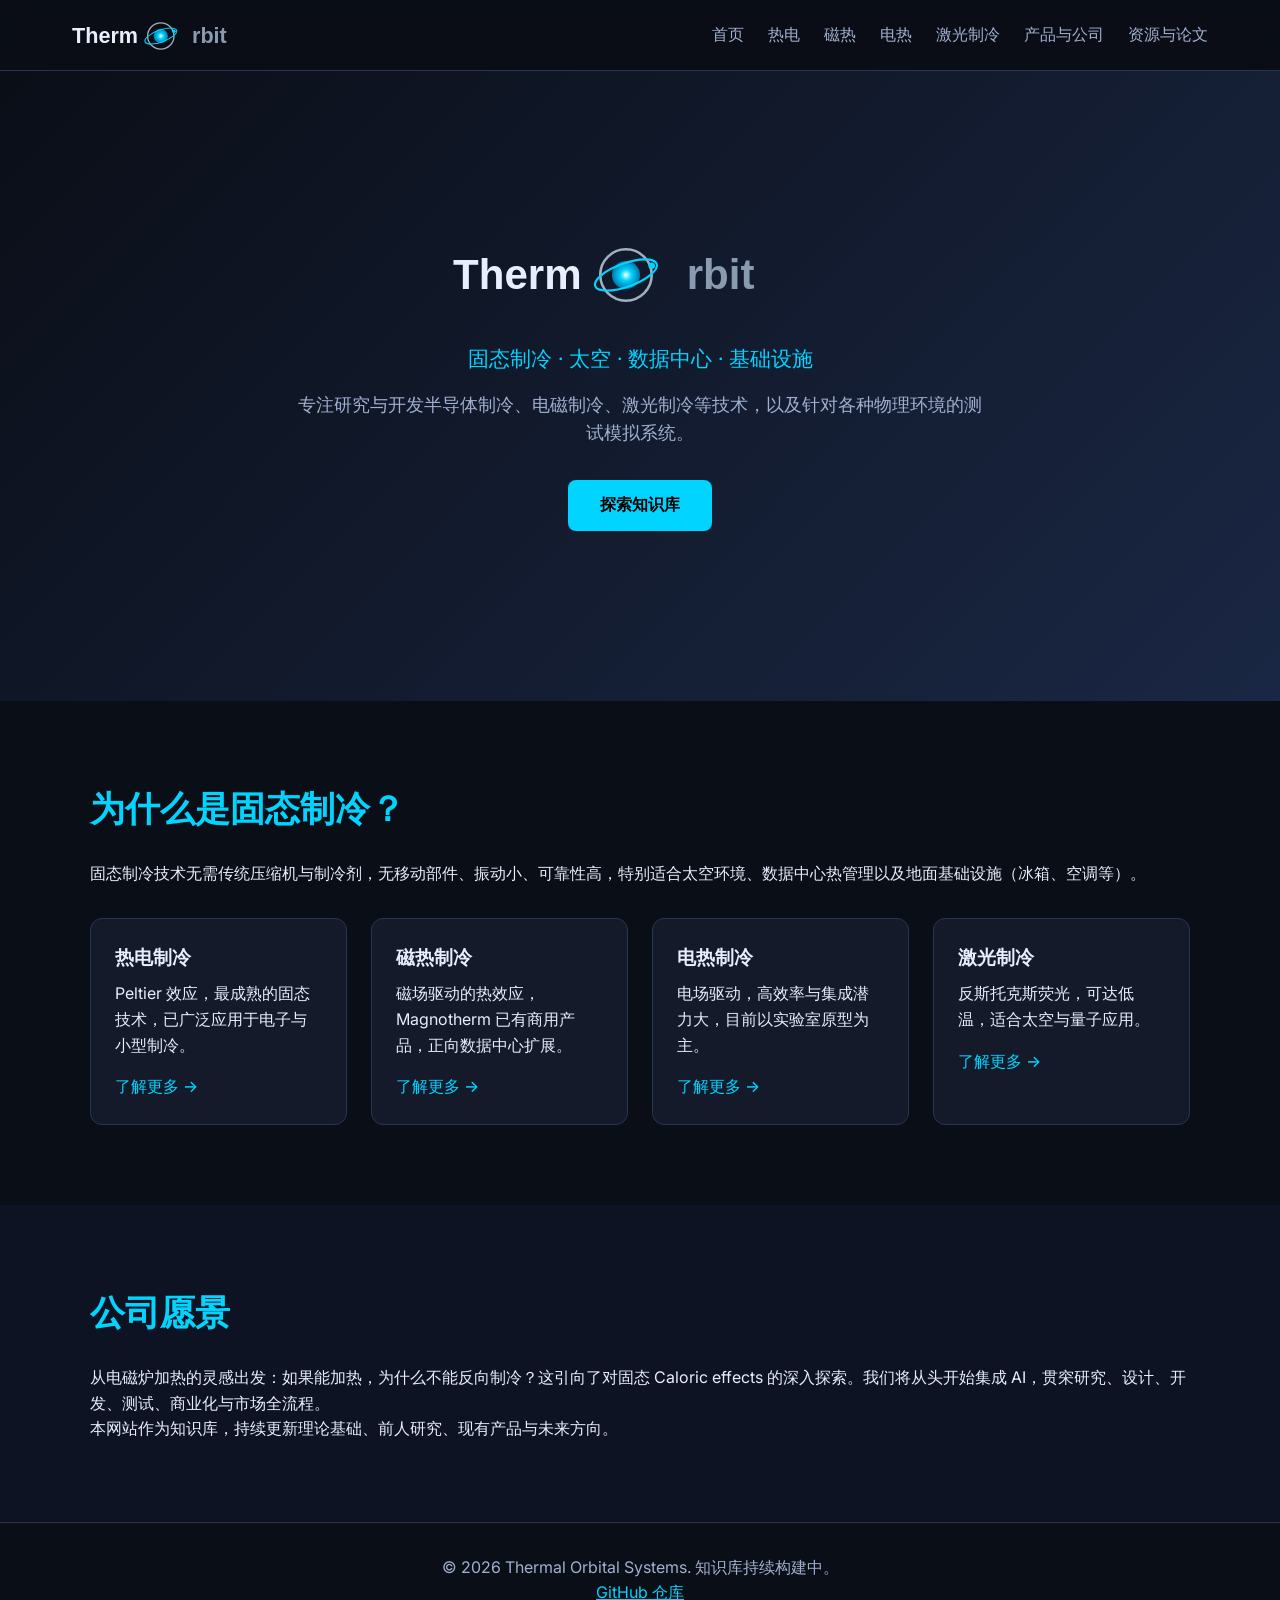
<file: index.html>
<!DOCTYPE html>
<html lang="zh-CN">
<head>
    <meta charset="UTF-8">
    <meta name="viewport" content="width=device-width, initial-scale=1.0">
    <title>Thermal Orbital Systems | 固态制冷知识库</title>
    <link rel="icon" type="image/svg+xml" href="favicon.svg">
    <link rel="stylesheet" href="style.css">
    <link rel="preconnect" href="https://fonts.googleapis.com">
    <link href="https://fonts.googleapis.com/css2?family=Inter:wght@300;400;600;700&family=Space+Grotesk:wght@400;600;700&display=swap" rel="stylesheet">
</head>
<body>
    <nav>
        <div class="nav-container">
            <a href="index.html" class="logo">
                <img src="assets/logo.svg" alt="ThermOrbit" style="height: 36px; vertical-align: middle;">
            </a>
            <ul class="nav-links">
                <li><a href="index.html">首页</a></li>
                <li><a href="thermoelectric.html">热电</a></li>
                <li><a href="magnetocaloric.html">磁热</a></li>
                <li><a href="electrocaloric.html">电热</a></li>
                <li><a href="laser-cooling.html">激光制冷</a></li>
                <li><a href="products.html">产品与公司</a></li>
                <li><a href="resources.html">资源与论文</a></li>
            </ul>
        </div>
    </nav>

    <header class="hero">
        <div class="hero-content">
            <img src="assets/logo.svg" alt="ThermOrbit" style="height: 70px; margin-bottom: 1.5rem;">
            <p class="tagline">固态制冷 · 太空 · 数据中心 · 基础设施</p>
            <p class="subtitle">专注研究与开发半导体制冷、电磁制冷、激光制冷等技术，以及针对各种物理环境的测试模拟系统。</p>
            <a href="#overview" class="cta">探索知识库</a>
        </div>
    </header>

    <section id="overview" class="section">
        <div class="container">
            <h2>为什么是固态制冷？</h2>
            <p>固态制冷技术无需传统压缩机与制冷剂，无移动部件、振动小、可靠性高，特别适合太空环境、数据中心热管理以及地面基础设施（冰箱、空调等）。</p>
            <div class="cards">
                <div class="card">
                    <h3>热电制冷</h3>
                    <p>Peltier 效应，最成熟的固态技术，已广泛应用于电子与小型制冷。</p>
                    <a href="thermoelectric.html">了解更多 →</a>
                </div>
                <div class="card">
                    <h3>磁热制冷</h3>
                    <p>磁场驱动的热效应，Magnotherm 已有商用产品，正向数据中心扩展。</p>
                    <a href="magnetocaloric.html">了解更多 →</a>
                </div>
                <div class="card">
                    <h3>电热制冷</h3>
                    <p>电场驱动，高效率与集成潜力大，目前以实验室原型为主。</p>
                    <a href="electrocaloric.html">了解更多 →</a>
                </div>
                <div class="card">
                    <h3>激光制冷</h3>
                    <p>反斯托克斯荧光，可达低温，适合太空与量子应用。</p>
                    <a href="laser-cooling.html">了解更多 →</a>
                </div>
            </div>
        </div>
    </section>

    <section class="section dark">
        <div class="container">
            <h2>公司愿景</h2>
            <p>从电磁炉加热的灵感出发：如果能加热，为什么不能反向制冷？这引向了对固态 Caloric effects 的深入探索。我们将从头开始集成 AI，贯穼研究、设计、开发、测试、商业化与市场全流程。</p>
            <p>本网站作为知识库，持续更新理论基础、前人研究、现有产品与未来方向。</p>
        </div>
    </section>

    <footer>
        <div class="container">
            <p>&copy; 2026 Thermal Orbital Systems. 知识库持续构建中。</p>
            <p><a href="https://github.com/zoomzoomTnT/thermal-orbital-systems">GitHub 仓库</a></p>
        </div>
    </footer>
</body>
</html>
</file>
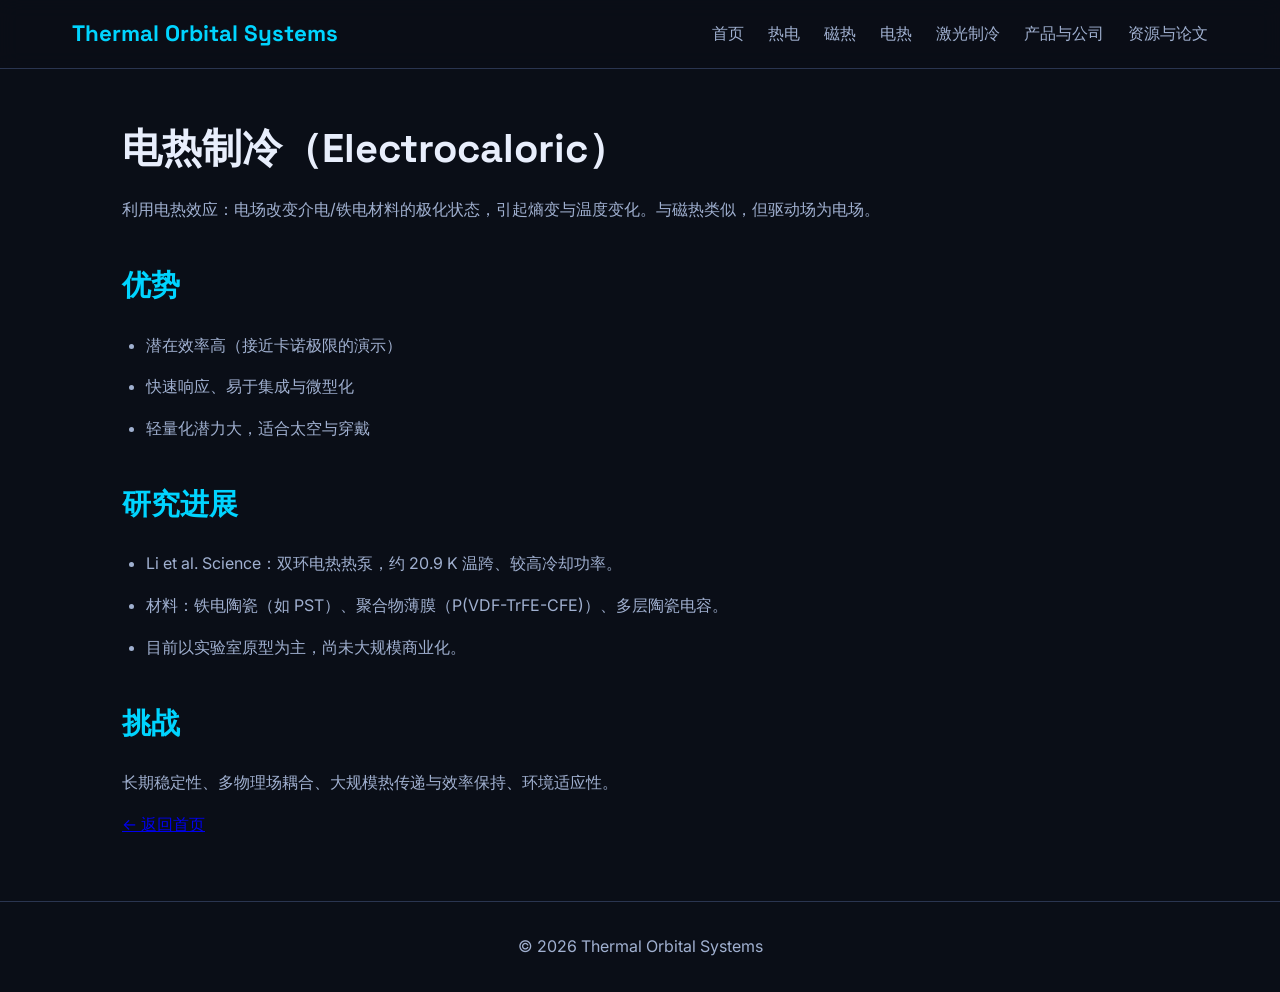
<file: electrocaloric.html>
<!DOCTYPE html>
<html lang="zh-CN">
<head>
    <meta charset="UTF-8">
    <meta name="viewport" content="width=device-width, initial-scale=1.0">
    <title>电热制冷 | Thermal Orbital Systems</title>
    <link rel="stylesheet" href="style.css">
    <link href="https://fonts.googleapis.com/css2?family=Inter:wght@300;400;600;700&family=Space+Grotesk:wght@400;600;700&display=swap" rel="stylesheet">
</head>
<body>
    <nav>
        <div class="nav-container">
            <a href="index.html" class="logo">Thermal Orbital Systems</a>
            <ul class="nav-links">
                <li><a href="index.html">首页</a></li>
                <li><a href="thermoelectric.html">热电</a></li>
                <li><a href="magnetocaloric.html">磁热</a></li>
                <li><a href="electrocaloric.html">电热</a></li>
                <li><a href="laser-cooling.html">激光制冷</a></li>
                <li><a href="products.html">产品与公司</a></li>
                <li><a href="resources.html">资源与论文</a></li>
            </ul>
        </div>
    </nav>

    <main class="content-page container">
        <h1>电热制冷（Electrocaloric）</h1>
        <p>利用电热效应：电场改变介电/铁电材料的极化状态，引起熵变与温度变化。与磁热类似，但驱动场为电场。</p>

        <h2>优势</h2>
        <ul>
            <li>潜在效率高（接近卡诺极限的演示）</li>
            <li>快速响应、易于集成与微型化</li>
            <li>轻量化潜力大，适合太空与穿戴</li>
        </ul>

        <h2>研究进展</h2>
        <ul>
            <li>Li et al. Science：双环电热热泵，约 20.9 K 温跨、较高冷却功率。</li>
            <li>材料：铁电陶瓷（如 PST）、聚合物薄膜（P(VDF-TrFE-CFE)）、多层陶瓷电容。</li>
            <li>目前以实验室原型为主，尚未大规模商业化。</li>
        </ul>

        <h2>挑战</h2>
        <p>长期稳定性、多物理场耦合、大规模热传递与效率保持、环境适应性。</p>

        <p><a href="index.html">← 返回首页</a></p>
    </main>

    <footer>
        <div class="container">
            <p>&copy; 2026 Thermal Orbital Systems</p>
        </div>
    </footer>
</body>
</html>
</file>
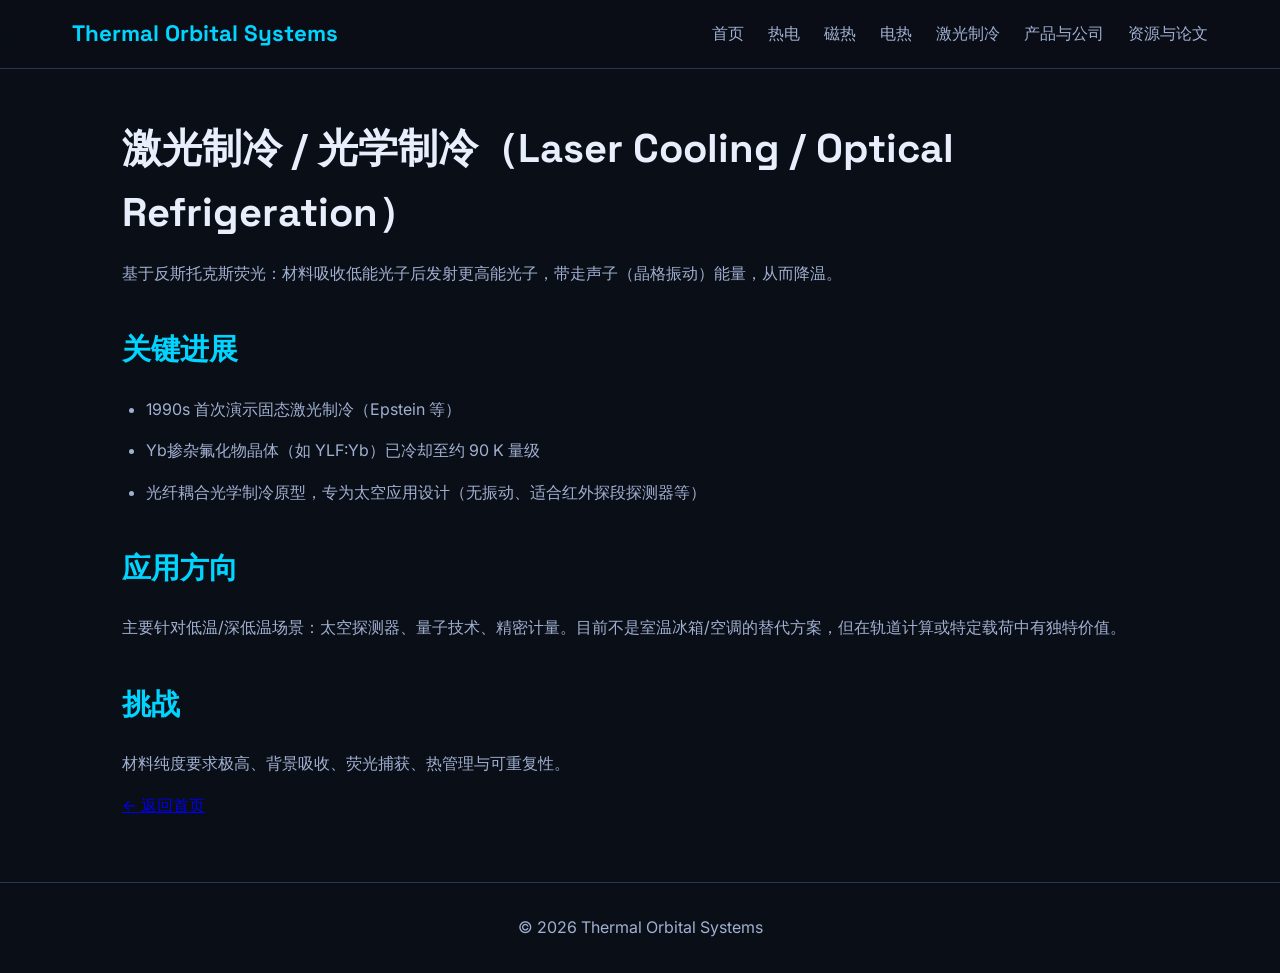
<file: laser-cooling.html>
<!DOCTYPE html>
<html lang="zh-CN">
<head>
    <meta charset="UTF-8">
    <meta name="viewport" content="width=device-width, initial-scale=1.0">
    <title>激光制冷 | Thermal Orbital Systems</title>
    <link rel="stylesheet" href="style.css">
    <link href="https://fonts.googleapis.com/css2?family=Inter:wght@300;400;600;700&family=Space+Grotesk:wght@400;600;700&display=swap" rel="stylesheet">
</head>
<body>
    <nav>
        <div class="nav-container">
            <a href="index.html" class="logo">Thermal Orbital Systems</a>
            <ul class="nav-links">
                <li><a href="index.html">首页</a></li>
                <li><a href="thermoelectric.html">热电</a></li>
                <li><a href="magnetocaloric.html">磁热</a></li>
                <li><a href="electrocaloric.html">电热</a></li>
                <li><a href="laser-cooling.html">激光制冷</a></li>
                <li><a href="products.html">产品与公司</a></li>
                <li><a href="resources.html">资源与论文</a></li>
            </ul>
        </div>
    </nav>

    <main class="content-page container">
        <h1>激光制冷 / 光学制冷（Laser Cooling / Optical Refrigeration）</h1>
        <p>基于反斯托克斯荧光：材料吸收低能光子后发射更高能光子，带走声子（晶格振动）能量，从而降温。</p>

        <h2>关键进展</h2>
        <ul>
            <li>1990s 首次演示固态激光制冷（Epstein 等）</li>
            <li>Yb掺杂氟化物晶体（如 YLF:Yb）已冷却至约 90 K 量级</li>
            <li>光纤耦合光学制冷原型，专为太空应用设计（无振动、适合红外探段探测器等）</li>
        </ul>

        <h2>应用方向</h2>
        <p>主要针对低温/深低温场景：太空探测器、量子技术、精密计量。目前不是室温冰箱/空调的替代方案，但在轨道计算或特定载荷中有独特价值。</p>

        <h2>挑战</h2>
        <p>材料纯度要求极高、背景吸收、荧光捕获、热管理与可重复性。</p>

        <p><a href="index.html">← 返回首页</a></p>
    </main>

    <footer>
        <div class="container">
            <p>&copy; 2026 Thermal Orbital Systems</p>
        </div>
    </footer>
</body>
</html>
</file>
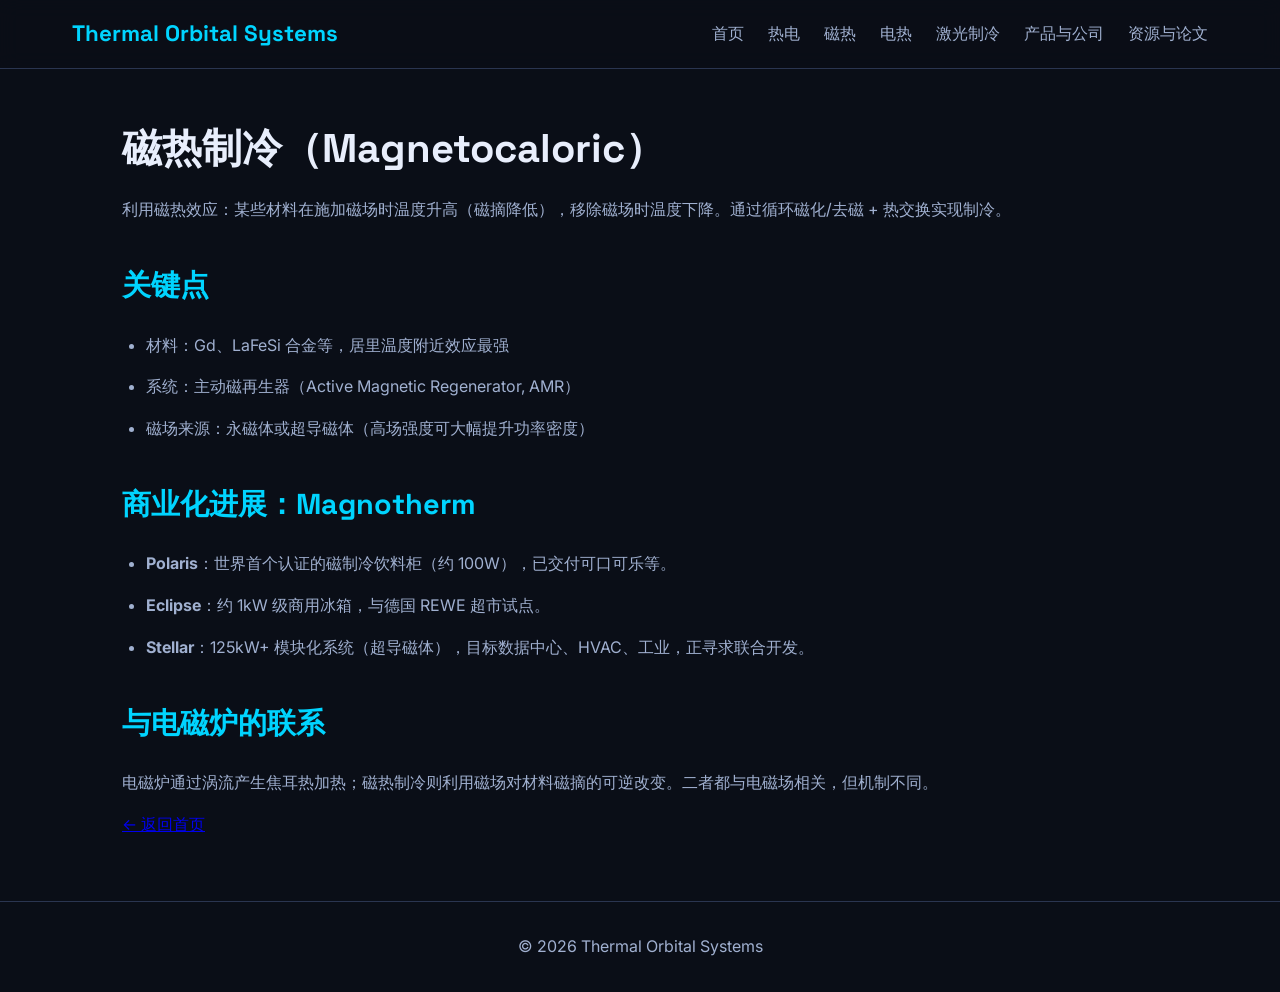
<file: magnetocaloric.html>
<!DOCTYPE html>
<html lang="zh-CN">
<head>
    <meta charset="UTF-8">
    <meta name="viewport" content="width=device-width, initial-scale=1.0">
    <title>磁热制冷 | Thermal Orbital Systems</title>
    <link rel="stylesheet" href="style.css">
    <link href="https://fonts.googleapis.com/css2?family=Inter:wght@300;400;600;700&family=Space+Grotesk:wght@400;600;700&display=swap" rel="stylesheet">
</head>
<body>
    <nav>
        <div class="nav-container">
            <a href="index.html" class="logo">Thermal Orbital Systems</a>
            <ul class="nav-links">
                <li><a href="index.html">首页</a></li>
                <li><a href="thermoelectric.html">热电</a></li>
                <li><a href="magnetocaloric.html">磁热</a></li>
                <li><a href="electrocaloric.html">电热</a></li>
                <li><a href="laser-cooling.html">激光制冷</a></li>
                <li><a href="products.html">产品与公司</a></li>
                <li><a href="resources.html">资源与论文</a></li>
            </ul>
        </div>
    </nav>

    <main class="content-page container">
        <h1>磁热制冷（Magnetocaloric）</h1>
        <p>利用磁热效应：某些材料在施加磁场时温度升高（磁摘降低），移除磁场时温度下降。通过循环磁化/去磁 + 热交换实现制冷。</p>

        <h2>关键点</h2>
        <ul>
            <li>材料：Gd、LaFeSi 合金等，居里温度附近效应最强</li>
            <li>系统：主动磁再生器（Active Magnetic Regenerator, AMR）</li>
            <li>磁场来源：永磁体或超导磁体（高场强度可大幅提升功率密度）</li>
        </ul>

        <h2>商业化进展：Magnotherm</h2>
        <ul>
            <li><strong>Polaris</strong>：世界首个认证的磁制冷饮料柜（约 100W），已交付可口可乐等。</li>
            <li><strong>Eclipse</strong>：约 1kW 级商用冰箱，与德国 REWE 超市试点。</li>
            <li><strong>Stellar</strong>：125kW+ 模块化系统（超导磁体），目标数据中心、HVAC、工业，正寻求联合开发。</li>
        </ul>

        <h2>与电磁炉的联系</h2>
        <p>电磁炉通过涡流产生焦耳热加热；磁热制冷则利用磁场对材料磁摘的可逆改变。二者都与电磁场相关，但机制不同。</p>

        <p><a href="index.html">← 返回首页</a></p>
    </main>

    <footer>
        <div class="container">
            <p>&copy; 2026 Thermal Orbital Systems</p>
        </div>
    </footer>
</body>
</html>
</file>
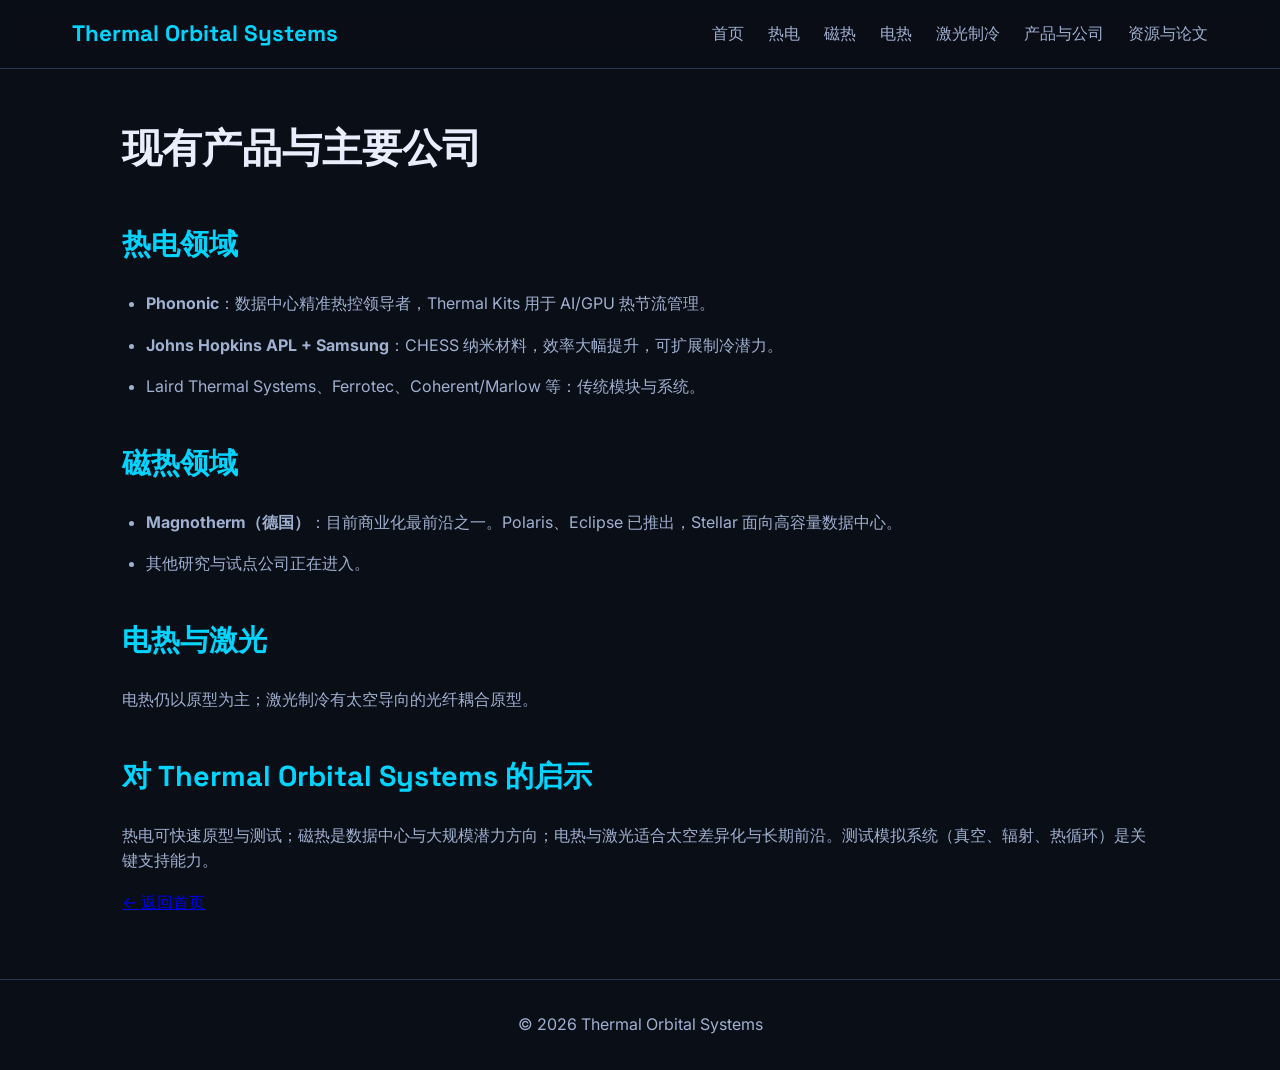
<file: products.html>
<!DOCTYPE html>
<html lang="zh-CN">
<head>
    <meta charset="UTF-8">
    <meta name="viewport" content="width=device-width, initial-scale=1.0">
    <title>产品与公司 | Thermal Orbital Systems</title>
    <link rel="stylesheet" href="style.css">
    <link href="https://fonts.googleapis.com/css2?family=Inter:wght@300;400;600;700&family=Space+Grotesk:wght@400;600;700&display=swap" rel="stylesheet">
</head>
<body>
    <nav>
        <div class="nav-container">
            <a href="index.html" class="logo">Thermal Orbital Systems</a>
            <ul class="nav-links">
                <li><a href="index.html">首页</a></li>
                <li><a href="thermoelectric.html">热电</a></li>
                <li><a href="magnetocaloric.html">磁热</a></li>
                <li><a href="electrocaloric.html">电热</a></li>
                <li><a href="laser-cooling.html">激光制冷</a></li>
                <li><a href="products.html">产品与公司</a></li>
                <li><a href="resources.html">资源与论文</a></li>
            </ul>
        </div>
    </nav>

    <main class="content-page container">
        <h1>现有产品与主要公司</h1>

        <h2>热电领域</h2>
        <ul>
            <li><strong>Phononic</strong>：数据中心精准热控领导者，Thermal Kits 用于 AI/GPU 热节流管理。</li>
            <li><strong>Johns Hopkins APL + Samsung</strong>：CHESS 纳米材料，效率大幅提升，可扩展制冷潜力。</li>
            <li>Laird Thermal Systems、Ferrotec、Coherent/Marlow 等：传统模块与系统。</li>
        </ul>

        <h2>磁热领域</h2>
        <ul>
            <li><strong>Magnotherm（德国）</strong>：目前商业化最前沿之一。Polaris、Eclipse 已推出，Stellar 面向高容量数据中心。</li>
            <li>其他研究与试点公司正在进入。</li>
        </ul>

        <h2>电热与激光</h2>
        <p>电热仍以原型为主；激光制冷有太空导向的光纤耦合原型。</p>

        <h2>对 Thermal Orbital Systems 的启示</h2>
        <p>热电可快速原型与测试；磁热是数据中心与大规模潜力方向；电热与激光适合太空差异化与长期前沿。测试模拟系统（真空、辐射、热循环）是关键支持能力。</p>

        <p><a href="index.html">← 返回首页</a></p>
    </main>

    <footer>
        <div class="container">
            <p>&copy; 2026 Thermal Orbital Systems</p>
        </div>
    </footer>
</body>
</html>
</file>
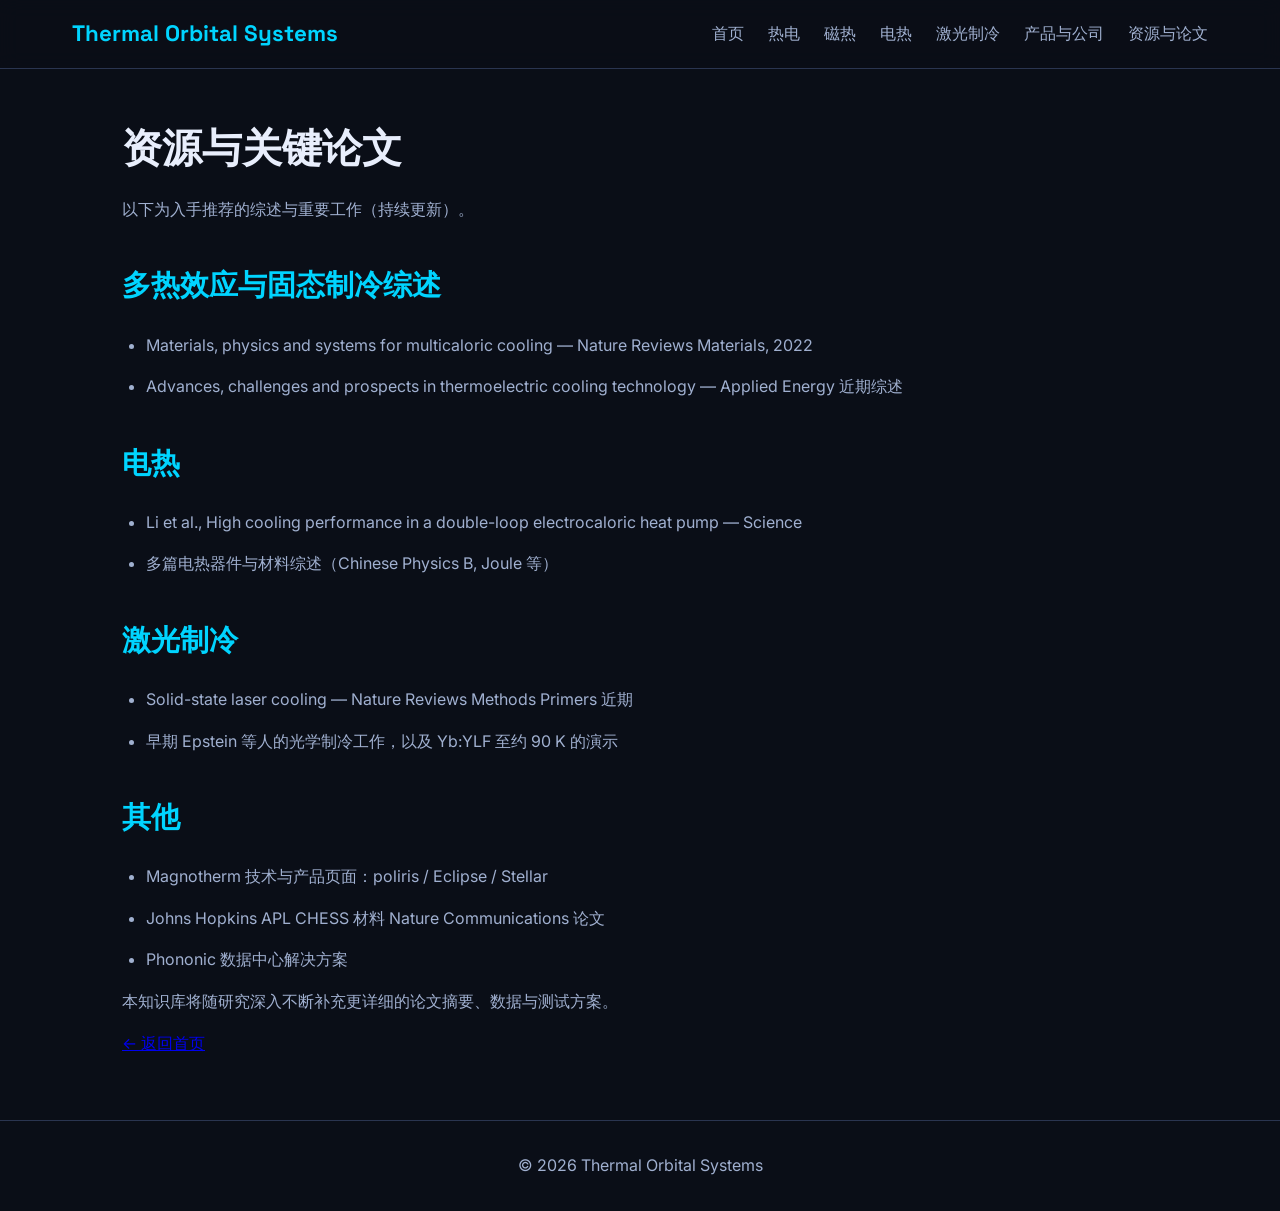
<file: resources.html>
<!DOCTYPE html>
<html lang="zh-CN">
<head>
    <meta charset="UTF-8">
    <meta name="viewport" content="width=device-width, initial-scale=1.0">
    <title>资源与论文 | Thermal Orbital Systems</title>
    <link rel="stylesheet" href="style.css">
    <link href="https://fonts.googleapis.com/css2?family=Inter:wght@300;400;600;700&family=Space+Grotesk:wght@400;600;700&display=swap" rel="stylesheet">
</head>
<body>
    <nav>
        <div class="nav-container">
            <a href="index.html" class="logo">Thermal Orbital Systems</a>
            <ul class="nav-links">
                <li><a href="index.html">首页</a></li>
                <li><a href="thermoelectric.html">热电</a></li>
                <li><a href="magnetocaloric.html">磁热</a></li>
                <li><a href="electrocaloric.html">电热</a></li>
                <li><a href="laser-cooling.html">激光制冷</a></li>
                <li><a href="products.html">产品与公司</a></li>
                <li><a href="resources.html">资源与论文</a></li>
            </ul>
        </div>
    </nav>

    <main class="content-page container">
        <h1>资源与关键论文</h1>
        <p>以下为入手推荐的综述与重要工作（持续更新）。</p>

        <h2>多热效应与固态制冷综述</h2>
        <ul>
            <li>Materials, physics and systems for multicaloric cooling — Nature Reviews Materials, 2022</li>
            <li>Advances, challenges and prospects in thermoelectric cooling technology — Applied Energy 近期综述</li>
        </ul>

        <h2>电热</h2>
        <ul>
            <li>Li et al., High cooling performance in a double-loop electrocaloric heat pump — Science</li>
            <li>多篇电热器件与材料综述（Chinese Physics B, Joule 等）</li>
        </ul>

        <h2>激光制冷</h2>
        <ul>
            <li>Solid-state laser cooling — Nature Reviews Methods Primers 近期</li>
            <li>早期 Epstein 等人的光学制冷工作，以及 Yb:YLF 至约 90 K 的演示</li>
        </ul>

        <h2>其他</h2>
        <ul>
            <li>Magnotherm 技术与产品页面：poliris / Eclipse / Stellar</li>
            <li>Johns Hopkins APL CHESS 材料 Nature Communications 论文</li>
            <li>Phononic 数据中心解决方案</li>
        </ul>

        <p>本知识库将随研究深入不断补充更详细的论文摘要、数据与测试方案。</p>

        <p><a href="index.html">← 返回首页</a></p>
    </main>

    <footer>
        <div class="container">
            <p>&copy; 2026 Thermal Orbital Systems</p>
        </div>
    </footer>
</body>
</html>
</file>
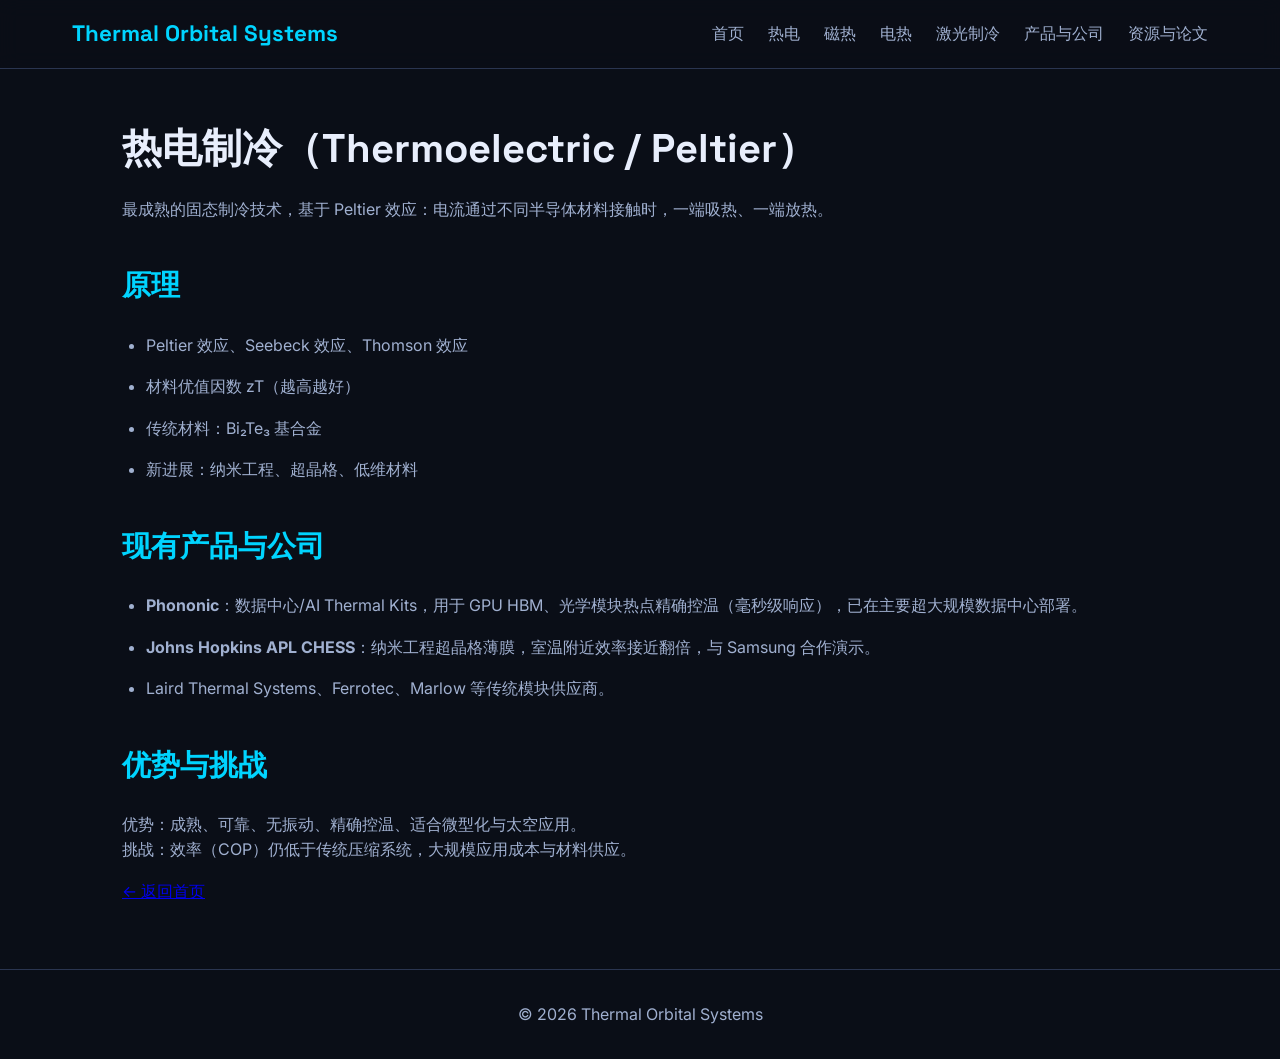
<file: thermoelectric.html>
<!DOCTYPE html>
<html lang="zh-CN">
<head>
    <meta charset="UTF-8">
    <meta name="viewport" content="width=device-width, initial-scale=1.0">
    <title>热电制冷 | Thermal Orbital Systems</title>
    <link rel="stylesheet" href="style.css">
    <link href="https://fonts.googleapis.com/css2?family=Inter:wght@300;400;600;700&family=Space+Grotesk:wght@400;600;700&display=swap" rel="stylesheet">
</head>
<body>
    <nav>
        <div class="nav-container">
            <a href="index.html" class="logo">Thermal Orbital Systems</a>
            <ul class="nav-links">
                <li><a href="index.html">首页</a></li>
                <li><a href="thermoelectric.html">热电</a></li>
                <li><a href="magnetocaloric.html">磁热</a></li>
                <li><a href="electrocaloric.html">电热</a></li>
                <li><a href="laser-cooling.html">激光制冷</a></li>
                <li><a href="products.html">产品与公司</a></li>
                <li><a href="resources.html">资源与论文</a></li>
            </ul>
        </div>
    </nav>

    <main class="content-page container">
        <h1>热电制冷（Thermoelectric / Peltier）</h1>
        <p>最成熟的固态制冷技术，基于 Peltier 效应：电流通过不同半导体材料接触时，一端吸热、一端放热。</p>

        <h2>原理</h2>
        <ul>
            <li>Peltier 效应、Seebeck 效应、Thomson 效应</li>
            <li>材料优值因数 zT（越高越好）</li>
            <li>传统材料：Bi₂Te₃ 基合金</li>
            <li>新进展：纳米工程、超晶格、低维材料</li>
        </ul>

        <h2>现有产品与公司</h2>
        <ul>
            <li><strong>Phononic</strong>：数据中心/AI Thermal Kits，用于 GPU HBM、光学模块热点精确控温（毫秒级响应），已在主要超大规模数据中心部署。</li>
            <li><strong>Johns Hopkins APL CHESS</strong>：纳米工程超晶格薄膜，室温附近效率接近翻倍，与 Samsung 合作演示。</li>
            <li>Laird Thermal Systems、Ferrotec、Marlow 等传统模块供应商。</li>
        </ul>

        <h2>优势与挑战</h2>
        <p>优势：成熟、可靠、无振动、精确控温、适合微型化与太空应用。<br>挑战：效率（COP）仍低于传统压缩系统，大规模应用成本与材料供应。</p>

        <p><a href="index.html">← 返回首页</a></p>
    </main>

    <footer>
        <div class="container">
            <p>&copy; 2026 Thermal Orbital Systems</p>
        </div>
    </footer>
</body>
</html>
</file>
<file: style.css>
:root {
    --bg: #0a0e17;
    --bg-card: #141a2a;
    --text: #e8eefc;
    --text-muted: #a0b0d0;
    --accent: #00d4ff;
    --accent-hover: #00a8cc;
    --border: #2a3550;
}

* {
    margin: 0;
    padding: 0;
    box-sizing: border-box;
}

body {
    font-family: 'Inter', system-ui, sans-serif;
    background: var(--bg);
    color: var(--text);
    line-height: 1.6;
}

nav {
    background: rgba(10, 14, 23, 0.9);
    backdrop-filter: blur(10px);
    border-bottom: 1px solid var(--border);
    position: sticky;
    top: 0;
    z-index: 100;
}

.nav-container {
    max-width: 1200px;
    margin: 0 auto;
    padding: 1rem 2rem;
    display: flex;
    justify-content: space-between;
    align-items: center;
}

.logo {
    font-family: 'Space Grotesk', sans-serif;
    font-weight: 700;
    font-size: 1.4rem;
    color: var(--accent);
    text-decoration: none;
}

.nav-links {
    display: flex;
    list-style: none;
    gap: 1.5rem;
}

.nav-links a {
    color: var(--text-muted);
    text-decoration: none;
    font-weight: 500;
    transition: color 0.2s;
}

.nav-links a:hover {
    color: var(--accent);
}

.hero {
    min-height: 70vh;
    display: flex;
    align-items: center;
    justify-content: center;
    text-align: center;
    background: linear-gradient(135deg, #0a0e17 0%, #1a2744 100%);
    padding: 4rem 2rem;
}

.hero h1 {
    font-family: 'Space Grotesk', sans-serif;
    font-size: 3.5rem;
    font-weight: 700;
    margin-bottom: 1rem;
    background: linear-gradient(90deg, #fff, var(--accent));
    -webkit-background-clip: text;
    -webkit-text-fill-color: transparent;
}

.tagline {
    font-size: 1.3rem;
    color: var(--accent);
    margin-bottom: 1rem;
}

.subtitle {
    max-width: 700px;
    margin: 0 auto 2rem;
    color: var(--text-muted);
    font-size: 1.1rem;
}

.cta {
    display: inline-block;
    background: var(--accent);
    color: #000;
    padding: 0.8rem 2rem;
    border-radius: 8px;
    text-decoration: none;
    font-weight: 600;
    transition: background 0.2s;
}

.cta:hover {
    background: var(--accent-hover);
}

.section {
    padding: 5rem 2rem;
}

.section.dark {
    background: #0d1322;
}

.container {
    max-width: 1100px;
    margin: 0 auto;
}

h2 {
    font-family: 'Space Grotesk', sans-serif;
    font-size: 2.2rem;
    margin-bottom: 1.5rem;
    color: var(--accent);
}

.cards {
    display: grid;
    grid-template-columns: repeat(auto-fit, minmax(240px, 1fr));
    gap: 1.5rem;
    margin-top: 2rem;
}

.card {
    background: var(--bg-card);
    border: 1px solid var(--border);
    border-radius: 12px;
    padding: 1.5rem;
    transition: transform 0.2s, border-color 0.2s;
}

.card:hover {
    transform: translateY(-4px);
    border-color: var(--accent);
}

.card h3 {
    margin-bottom: 0.5rem;
}

.card a {
    color: var(--accent);
    text-decoration: none;
    font-weight: 500;
    display: inline-block;
    margin-top: 1rem;
}

footer {
    border-top: 1px solid var(--border);
    padding: 2rem;
    text-align: center;
    color: var(--text-muted);
}

footer a {
    color: var(--accent);
}

.content-page {
    padding: 3rem 2rem;
}

.content-page h1 {
    font-family: 'Space Grotesk', sans-serif;
    font-size: 2.5rem;
    margin-bottom: 1rem;
}

.content-page h2 {
    margin-top: 2.5rem;
    font-size: 1.8rem;
}

.content-page p, .content-page li {
    margin-bottom: 1rem;
    color: var(--text-muted);
}

.content-page ul {
    padding-left: 1.5rem;
}

@media (max-width: 768px) {
    .nav-links {
        display: none;
    }
    .hero h1 {
        font-size: 2.2rem;
    }
}
</file>
